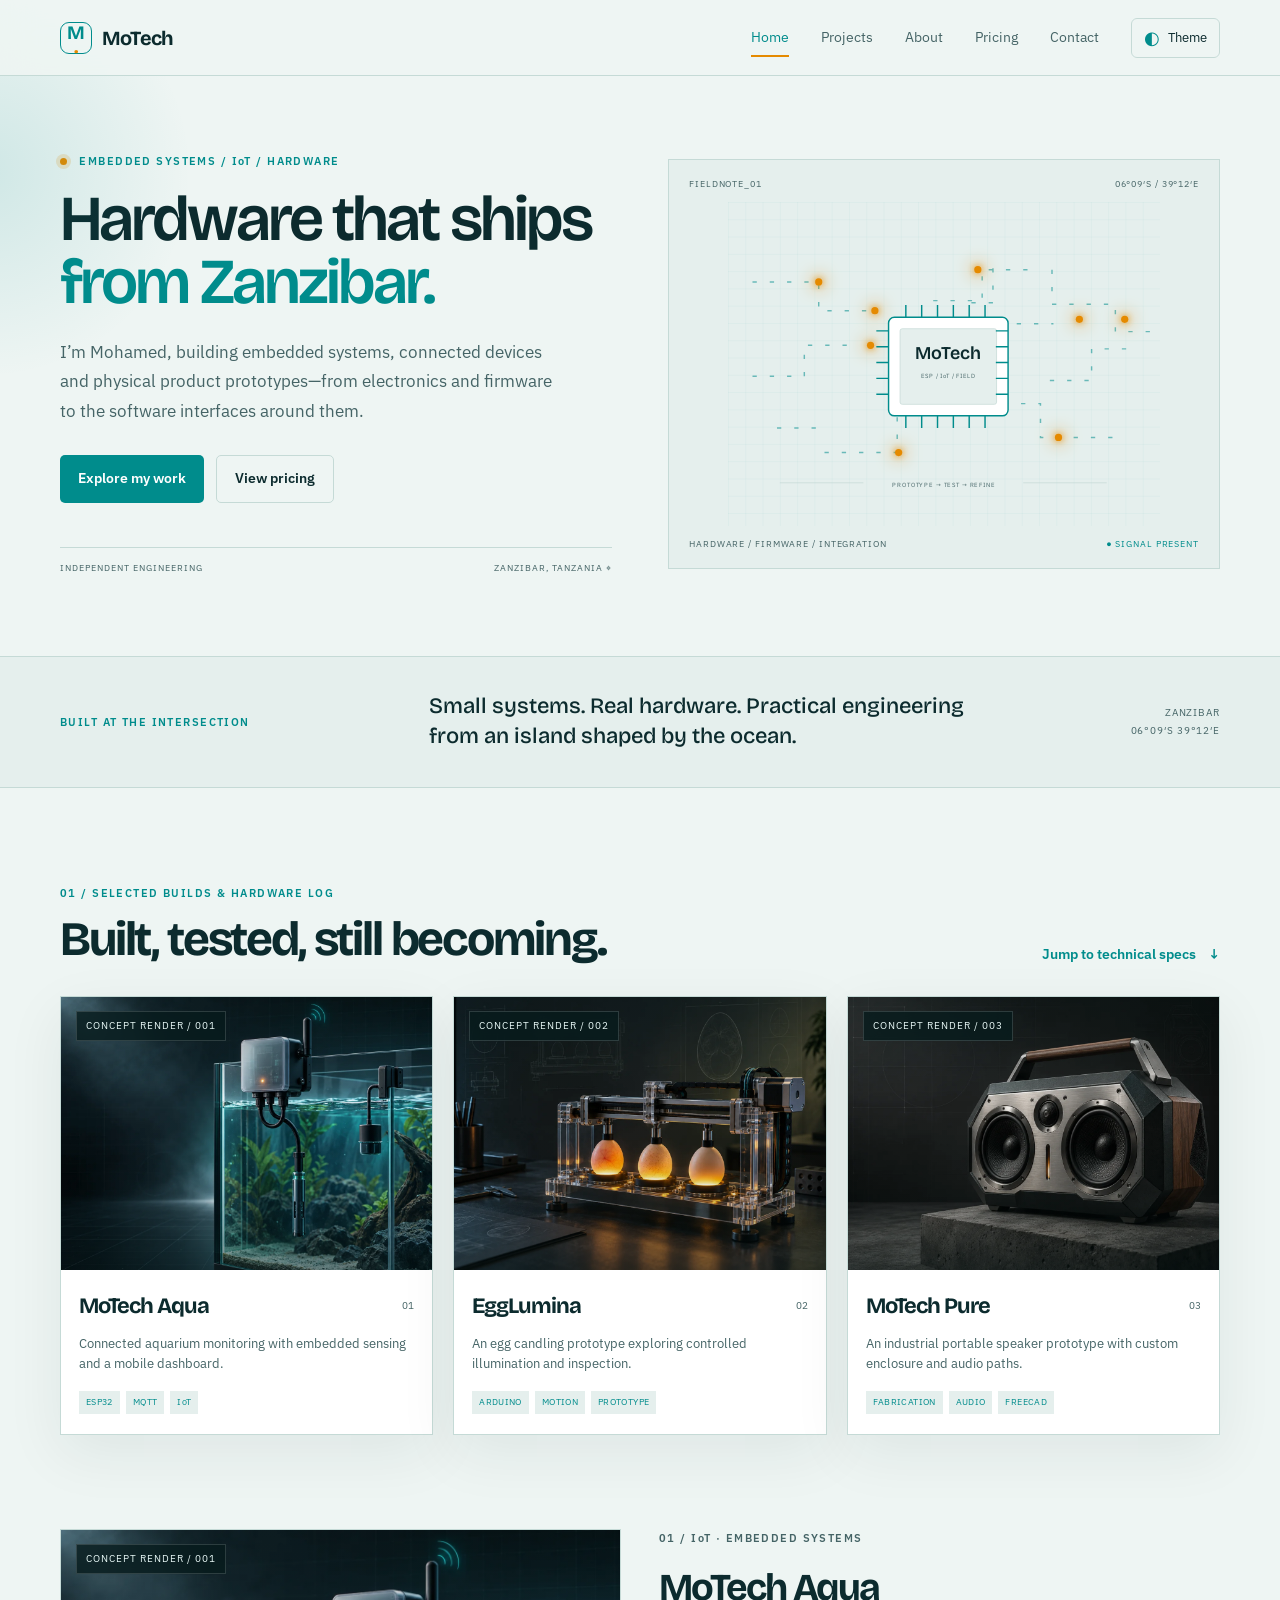
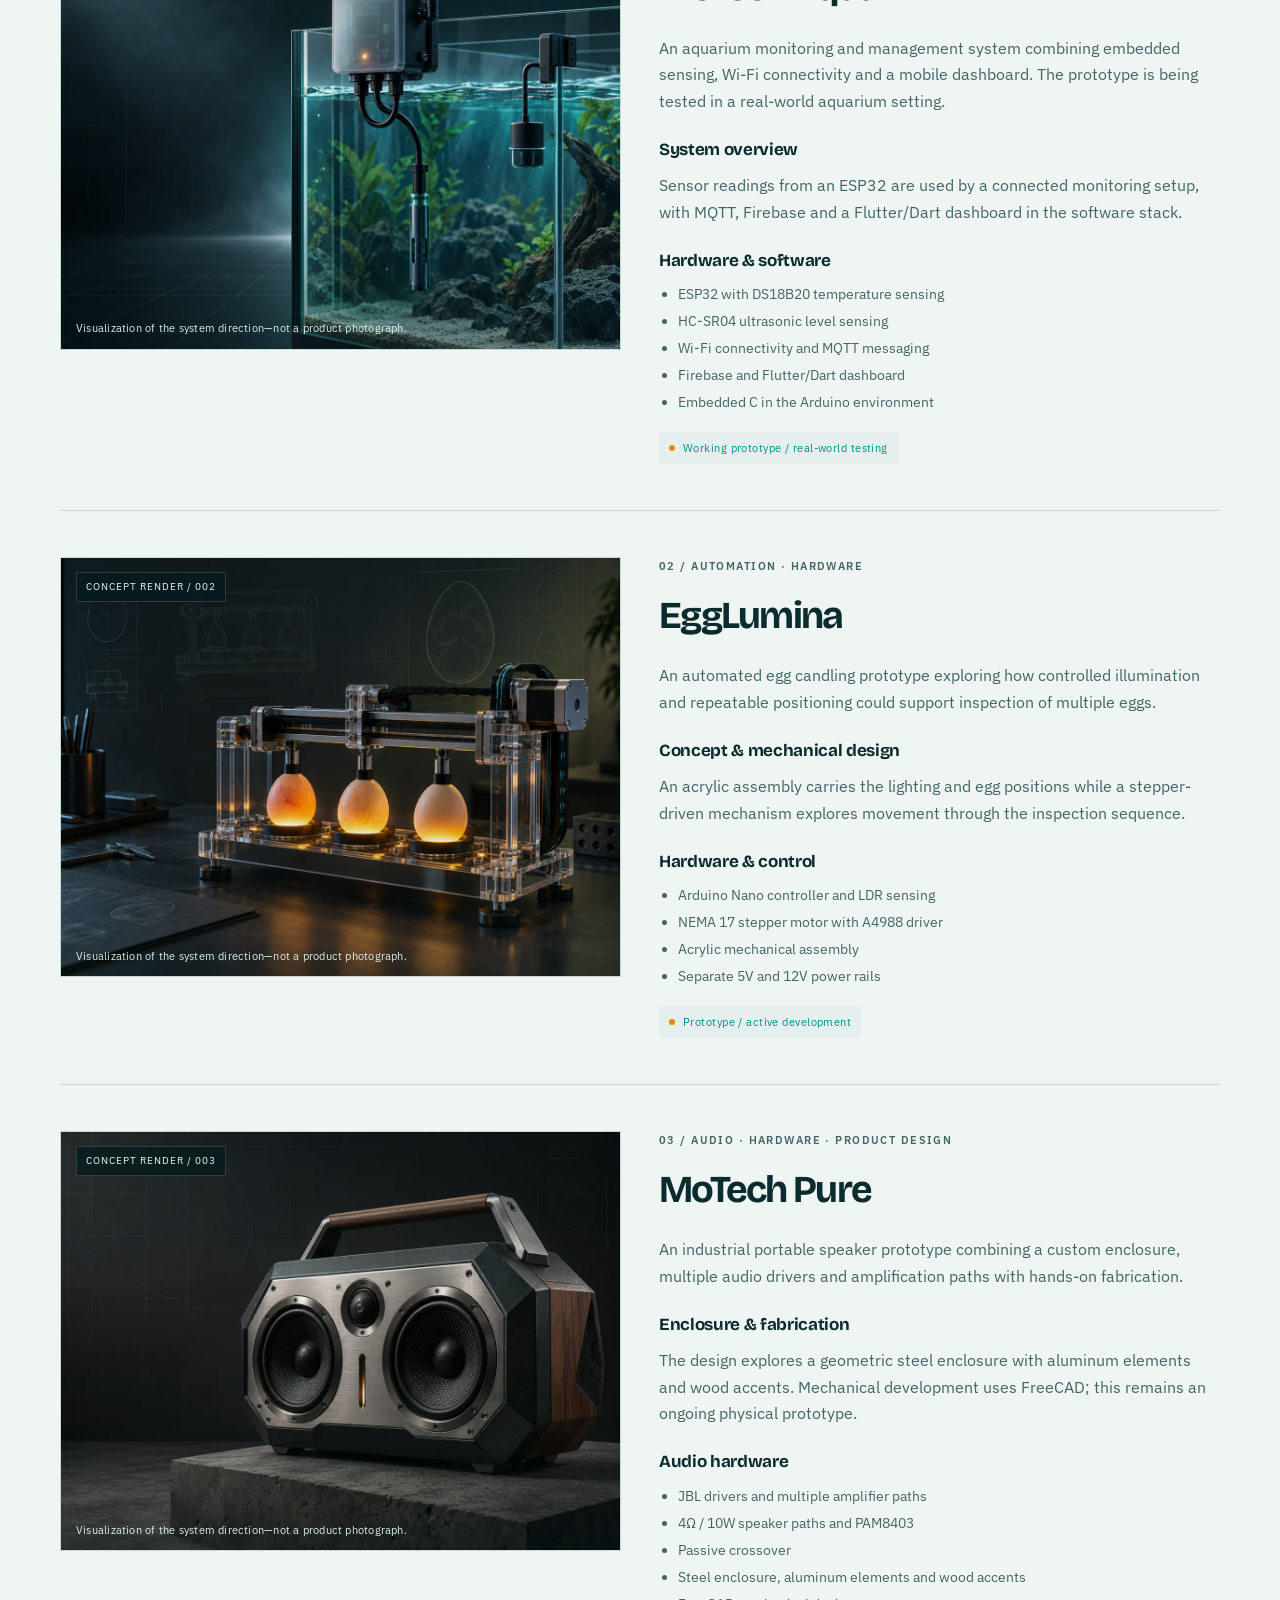
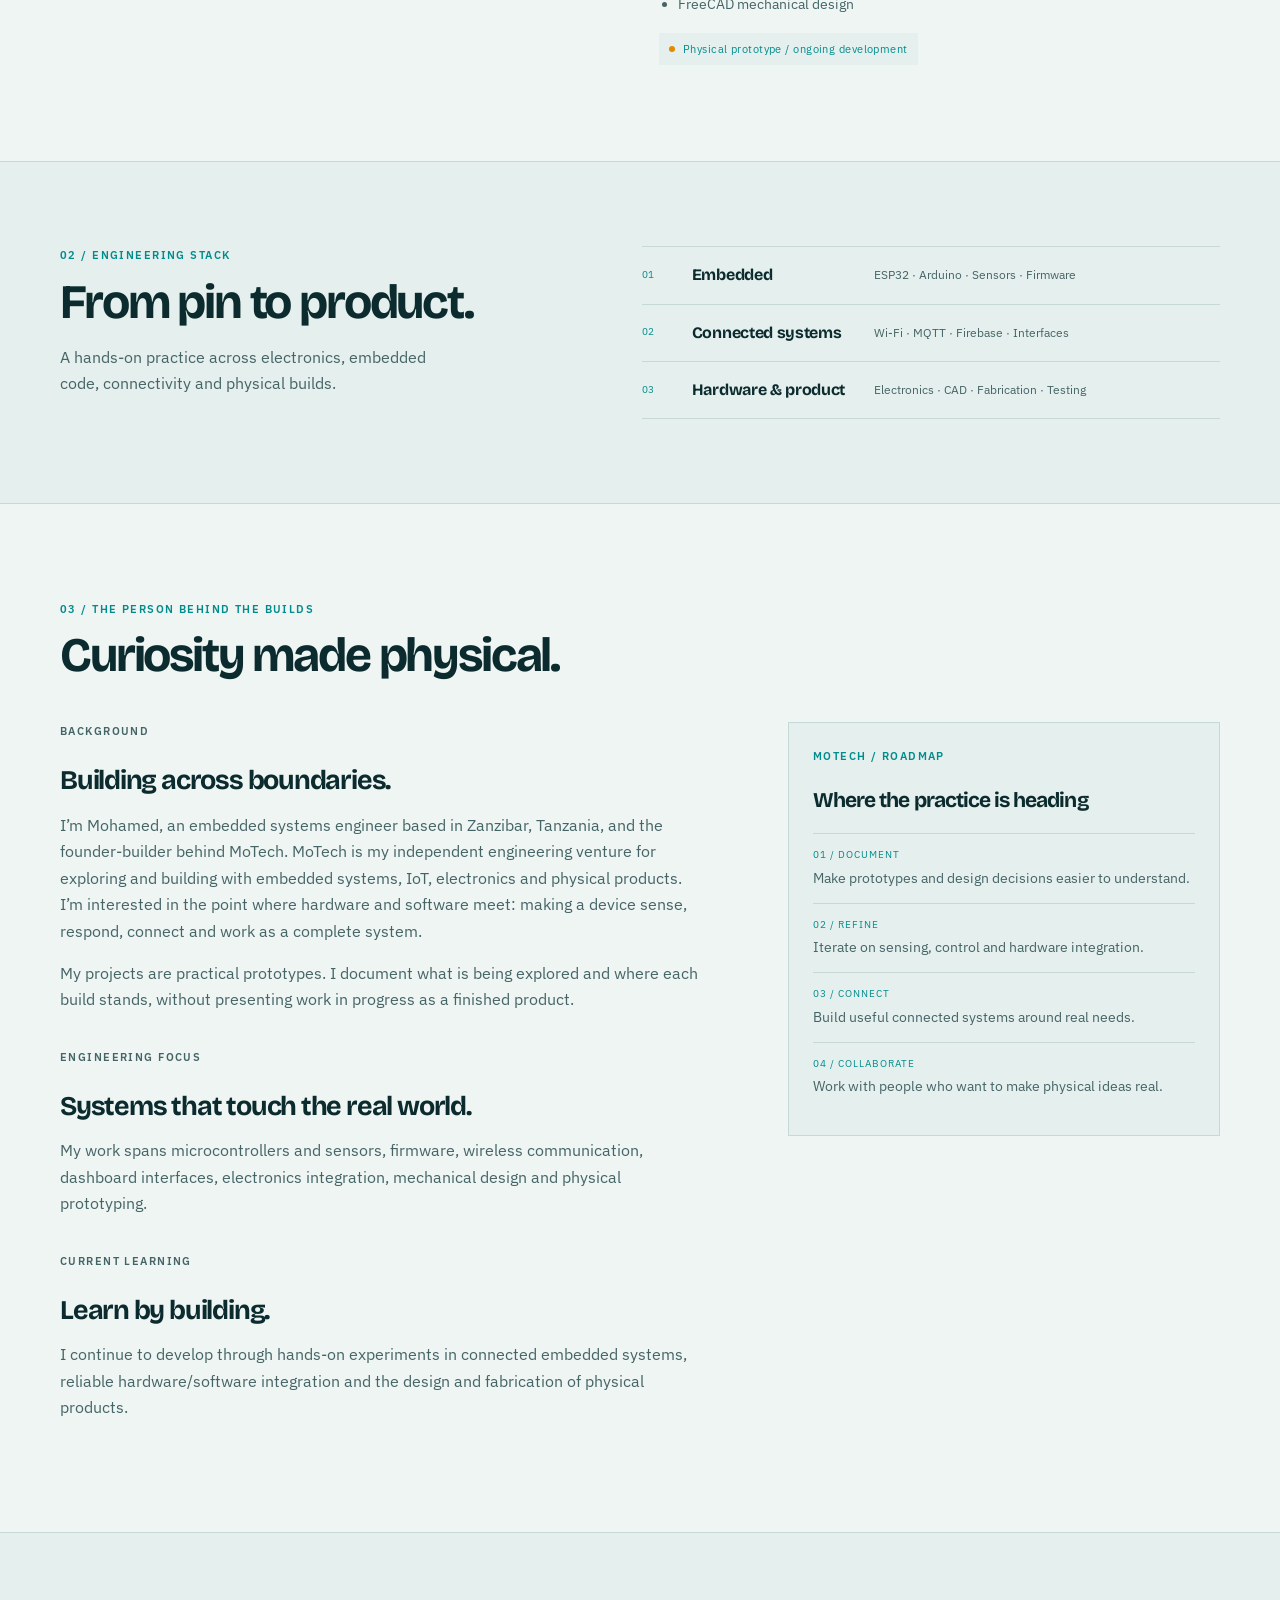
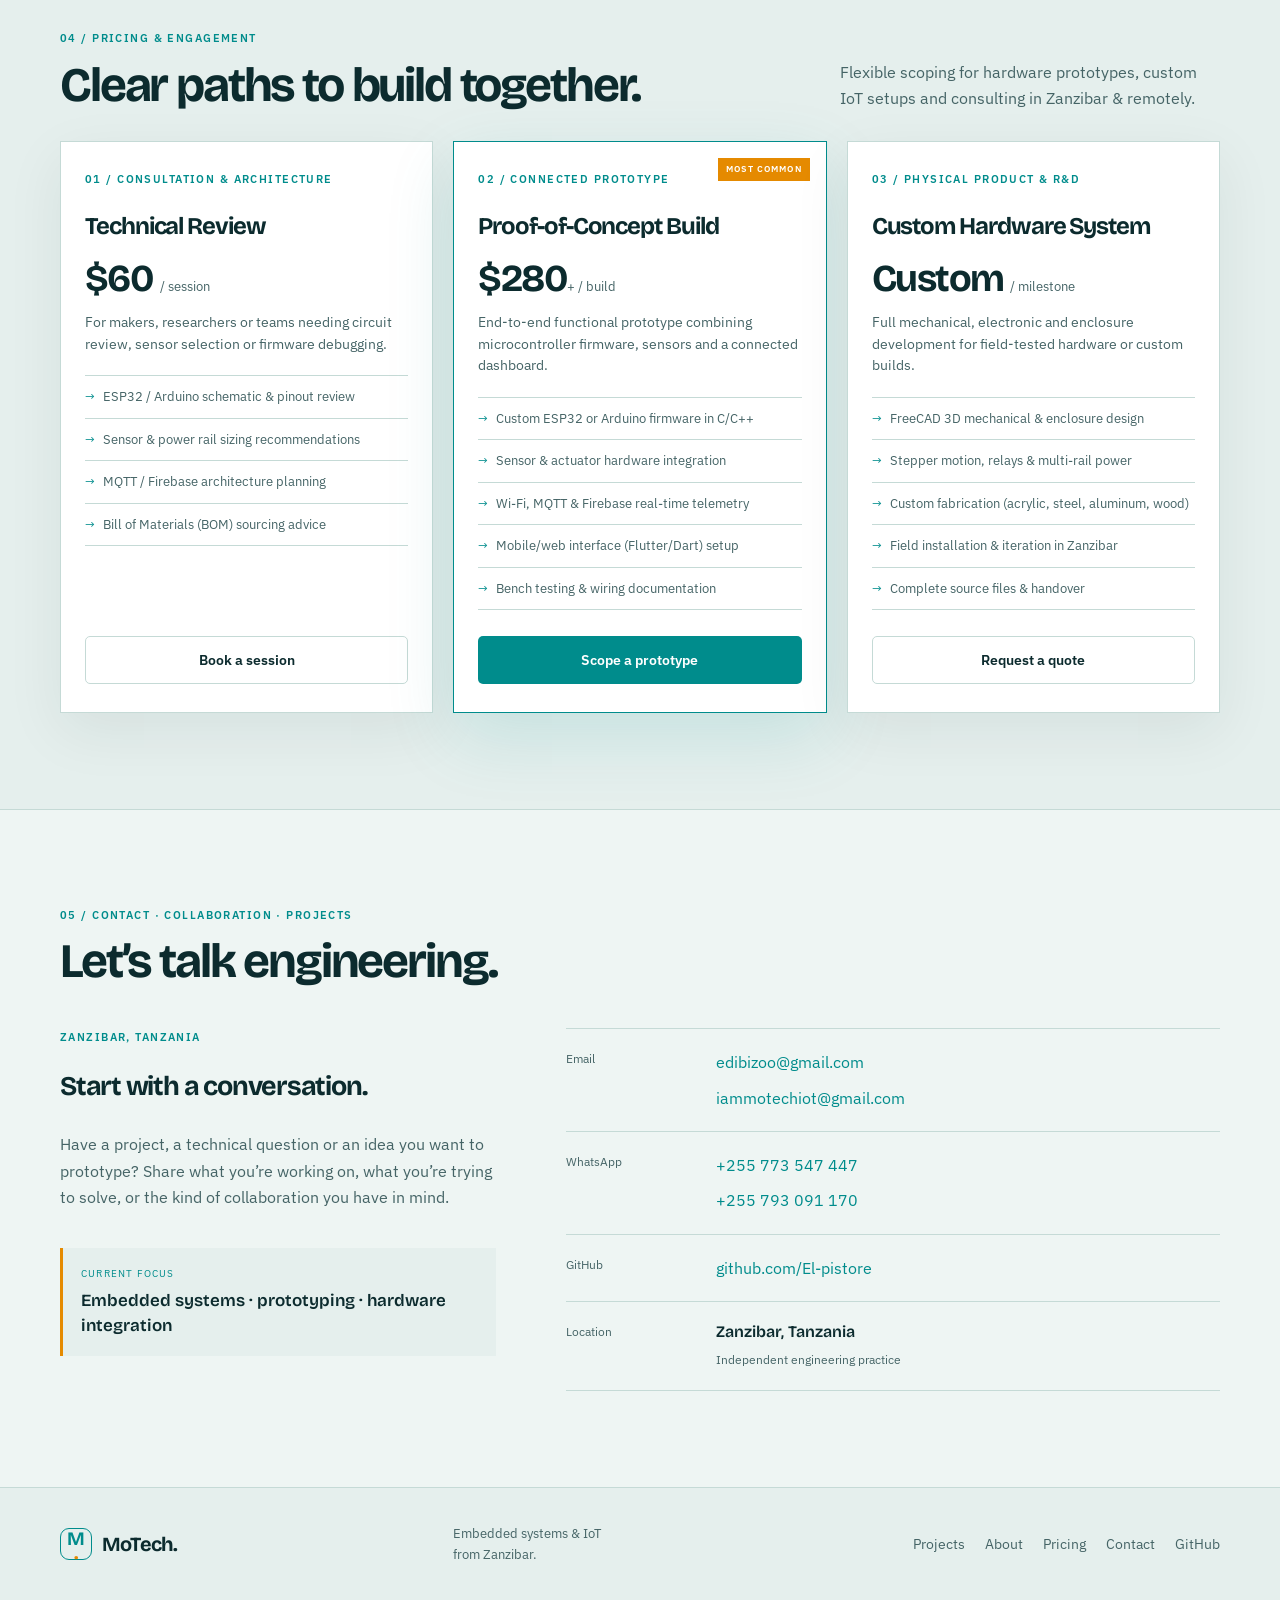
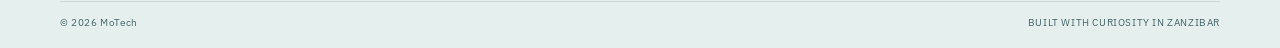
<file: index.html>
<!doctype html>
<html lang="en">
<head>
  <meta charset="utf-8">
  <meta name="viewport" content="width=device-width, initial-scale=1">
  <meta name="description" content="MoTech is Mohamed's embedded systems, IoT and hardware engineering practice, building and testing physical products in Zanzibar, Tanzania.">
  <meta name="theme-color" content="#eef5f3">
  <title>MoTech — Embedded Systems &amp; Hardware from Zanzibar</title>
  <link rel="icon" href="assets/favicon.svg" type="image/svg+xml">
  <link rel="preconnect" href="https://fonts.googleapis.com">
  <link rel="preconnect" href="https://fonts.gstatic.com" crossorigin>
  <link href="https://fonts.googleapis.com/css2?family=Bricolage+Grotesque:opsz,wght@12..96,500;12..96,600;12..96,700&amp;family=IBM+Plex+Sans:wght@400;500;600&amp;display=swap" rel="stylesheet">
  <link rel="stylesheet" href="css/style.css">
  <script src="js/script.js" defer></script>
</head>
<body>
  <a class="skip-link" href="#main">Skip to content</a>

  <header class="site-header">
    <a class="brand" href="#home" aria-label="MoTech home">
      <span class="brand-mark" aria-hidden="true">M<span>·</span></span>
      <span>MoTech</span>
    </a>
    <button class="menu-toggle" type="button" aria-expanded="false" aria-controls="site-nav">
      <span class="menu-icon" aria-hidden="true"></span>
      <span class="menu-label">Menu</span>
    </button>
    <nav class="site-nav" id="site-nav" aria-label="Main navigation">
      <a href="#home" aria-current="page">Home</a>
      <a href="#projects">Projects</a>
      <a href="#about">About</a>
      <a href="#pricing">Pricing</a>
      <a href="#contact">Contact</a>
    </nav>
    <button class="theme-toggle" type="button" aria-label="Switch to dark theme">
      <span aria-hidden="true">◐</span>
      <span class="theme-label">Theme</span>
    </button>
  </header>

  <main id="main">
    <!-- HERO -->
    <section class="hero shell" id="home">
      <div class="hero-copy">
        <p class="eyebrow"><span class="status-dot"></span> EMBEDDED SYSTEMS / IoT / HARDWARE</p>
        <h1>Hardware that ships<br><span>from Zanzibar.</span></h1>
        <p class="hero-lede">I’m Mohamed, building embedded systems, connected devices and physical product prototypes—from electronics and firmware to the software interfaces around them.</p>
        <div class="button-row">
          <a class="button button-primary" href="#projects">Explore my work</a>
          <a class="button button-secondary" href="#pricing">View pricing</a>
        </div>
        <div class="hero-meta">
          <span>INDEPENDENT ENGINEERING</span>
          <span>ZANZIBAR, TANZANIA <span aria-hidden="true">⌖</span></span>
        </div>
      </div>

      <div class="hero-visual circuit-panel" aria-label="Decorative circuit board illustration" role="img">
        <div class="panel-top"><span>FIELDNOTE_01</span><span>06°09′S / 39°12′E</span></div>
        <svg class="circuit-art" viewBox="0 0 600 450" aria-hidden="true" focusable="false">
          <defs>
            <pattern id="grid" width="24" height="24" patternUnits="userSpaceOnUse">
              <path d="M24 0H0V24" fill="none" stroke="currentColor" stroke-opacity=".09" stroke-width="1"/>
            </pattern>
          </defs>
          <rect width="600" height="450" fill="url(#grid)"/>
          <g class="circuit-lines" fill="none" stroke="currentColor" stroke-width="2">
            <path d="M34 111h92v40h78m-170 91h72v-43h65m-37 149h101v-58h72m-22-153h68V94h71m-89 186h99v47h102m-169-72v-86h85m-2-75v48h88v38h61M68 314h65m235-222v48h-45m124 108h58v-44h54"/>
          </g>
          <g class="circuit-nodes">
            <circle cx="126" cy="111" r="5"/><circle cx="204" cy="151" r="5"/><circle cx="198" cy="199" r="5"/>
            <circle cx="237" cy="348" r="5"/><circle cx="347" cy="94" r="5"/><circle cx="459" cy="327" r="5"/>
            <circle cx="488" cy="163" r="5"/><circle cx="551" cy="163" r="5"/>
          </g>
          <rect class="chip" x="223" y="160" width="166" height="137" rx="8"/>
          <rect class="chip-inner" x="239" y="176" width="134" height="105" rx="3"/>
          <g class="chip-pins">
            <path d="M247 160v-17m22 17v-17m22 17v-17m22 17v-17m22 17v-17m22 17v-17m-110 154v17m22-17v17m22-17v17m22-17v17m22-17v17m22-17v17M223 179h-17m17 22h-17m17 22h-17m17 22h-17m17 22h-17m166-88h17m-17 22h17m-17 22h17m-17 22h17m-17 22h17"/>
          </g>
          <text x="306" y="218" text-anchor="middle">MoTech</text>
          <text class="chip-small" x="306" y="244" text-anchor="middle">ESP / IoT / FIELD</text>
          <g class="measure">
            <path d="M72 390h116m222 0h116"/>
            <text x="300" y="396" text-anchor="middle">PROTOTYPE → TEST → REFINE</text>
          </g>
        </svg>
        <div class="panel-bottom"><span>HARDWARE / FIRMWARE / INTEGRATION</span><span class="signal">● SIGNAL PRESENT</span></div>
      </div>
    </section>

    <!-- INTRO BAND -->
    <section class="intro-band">
      <div class="shell intro-grid">
        <p class="eyebrow">BUILT AT THE INTERSECTION</p>
        <p>Small systems. Real hardware. Practical engineering from an island shaped by the ocean.</p>
        <span class="coordinates">ZANZIBAR<br>06°09′S 39°12′E</span>
      </div>
    </section>

    <!-- PROJECTS OVERVIEW + DEEP DIVE -->
    <section class="section shell" id="projects" aria-labelledby="selected-work">
      <div class="section-heading">
        <div>
          <p class="eyebrow">01 / SELECTED BUILDS &amp; HARDWARE LOG</p>
          <h2 id="selected-work">Built, tested, still becoming.</h2>
        </div>
        <a class="text-link" href="#aqua">Jump to technical specs <span>↓</span></a>
      </div>

      <!-- Quick Overview Grid -->
      <div class="project-grid">
        <article class="project-card" data-reveal>
          <a class="project-image" href="#aqua" aria-label="Read about MoTech Aqua">
            <span class="image-tag">CONCEPT RENDER / 001</span>
            <img src="motech-aqua.webp" alt="Concept visualization of the MoTech Aqua connected aquarium monitor" width="1200" height="900" loading="lazy">
          </a>
          <div class="project-info">
            <div class="project-title"><h3>MoTech Aqua</h3><span>01</span></div>
            <p>Connected aquarium monitoring with embedded sensing and a mobile dashboard.</p>
            <div class="tag-row"><span>ESP32</span><span>MQTT</span><span>IoT</span></div>
          </div>
        </article>

        <article class="project-card" data-reveal>
          <a class="project-image" href="#egglumina" aria-label="Read about EggLumina">
            <span class="image-tag">CONCEPT RENDER / 002</span>
            <img src="egglumina.webp" alt="Concept visualization of the EggLumina automated egg candling prototype" width="1200" height="900" loading="lazy">
          </a>
          <div class="project-info">
            <div class="project-title"><h3>EggLumina</h3><span>02</span></div>
            <p>An egg candling prototype exploring controlled illumination and inspection.</p>
            <div class="tag-row"><span>ARDUINO</span><span>MOTION</span><span>PROTOTYPE</span></div>
          </div>
        </article>

        <article class="project-card" data-reveal>
          <a class="project-image" href="#pure" aria-label="Read about MoTech Pure">
            <span class="image-tag">CONCEPT RENDER / 003</span>
            <img src="motech-pure.webp" alt="Concept visualization of the MoTech Pure portable speaker prototype" width="1200" height="900" loading="lazy">
          </a>
          <div class="project-info">
            <div class="project-title"><h3>MoTech Pure</h3><span>03</span></div>
            <p>An industrial portable speaker prototype with custom enclosure and audio paths.</p>
            <div class="tag-row"><span>FABRICATION</span><span>AUDIO</span><span>FREECAD</span></div>
          </div>
        </article>
      </div>

      <!-- Detailed Hardware Specifications (Merged from projects.html) -->
      <div class="project-details" aria-label="Project details">
        <article class="detail-card" id="aqua" data-reveal>
          <figure class="detail-visual">
            <span class="image-tag">CONCEPT RENDER / 001</span>
            <img src="motech-aqua.webp" alt="Concept visualization of an ESP32-based aquarium monitor mounted on a glass tank" width="1200" height="900" loading="lazy">
            <figcaption>Visualization of the system direction—not a product photograph.</figcaption>
          </figure>
          <div class="detail-copy">
            <p class="eyebrow">01 / IoT · EMBEDDED SYSTEMS</p>
            <h2>MoTech Aqua</h2>
            <p>An aquarium monitoring and management system combining embedded sensing, Wi-Fi connectivity and a mobile dashboard. The prototype is being tested in a real-world aquarium setting.</p>
            <h3>System overview</h3>
            <p>Sensor readings from an ESP32 are used by a connected monitoring setup, with MQTT, Firebase and a Flutter/Dart dashboard in the software stack.</p>
            <h3>Hardware &amp; software</h3>
            <ul>
              <li>ESP32 with DS18B20 temperature sensing</li>
              <li>HC-SR04 ultrasonic level sensing</li>
              <li>Wi-Fi connectivity and MQTT messaging</li>
              <li>Firebase and Flutter/Dart dashboard</li>
              <li>Embedded C in the Arduino environment</li>
            </ul>
            <span class="project-status">Working prototype / real-world testing</span>
          </div>
        </article>

        <article class="detail-card" id="egglumina" data-reveal>
          <figure class="detail-visual">
            <span class="image-tag">CONCEPT RENDER / 002</span>
            <img src="egglumina.webp" alt="Concept visualization of an acrylic automated egg candling mechanism" width="1200" height="900" loading="lazy">
            <figcaption>Visualization of the system direction—not a product photograph.</figcaption>
          </figure>
          <div class="detail-copy">
            <p class="eyebrow">02 / AUTOMATION · HARDWARE</p>
            <h2>EggLumina</h2>
            <p>An automated egg candling prototype exploring how controlled illumination and repeatable positioning could support inspection of multiple eggs.</p>
            <h3>Concept &amp; mechanical design</h3>
            <p>An acrylic assembly carries the lighting and egg positions while a stepper-driven mechanism explores movement through the inspection sequence.</p>
            <h3>Hardware &amp; control</h3>
            <ul>
              <li>Arduino Nano controller and LDR sensing</li>
              <li>NEMA 17 stepper motor with A4988 driver</li>
              <li>Acrylic mechanical assembly</li>
              <li>Separate 5V and 12V power rails</li>
            </ul>
            <span class="project-status">Prototype / active development</span>
          </div>
        </article>

        <article class="detail-card" id="pure" data-reveal>
          <figure class="detail-visual">
            <span class="image-tag">CONCEPT RENDER / 003</span>
            <img src="motech-pure.webp" alt="Concept visualization of a portable speaker with steel, aluminum and wood construction" width="1200" height="900" loading="lazy">
            <figcaption>Visualization of the system direction—not a product photograph.</figcaption>
          </figure>
          <div class="detail-copy">
            <p class="eyebrow">03 / AUDIO · HARDWARE · PRODUCT DESIGN</p>
            <h2>MoTech Pure</h2>
            <p>An industrial portable speaker prototype combining a custom enclosure, multiple audio drivers and amplification paths with hands-on fabrication.</p>
            <h3>Enclosure &amp; fabrication</h3>
            <p>The design explores a geometric steel enclosure with aluminum elements and wood accents. Mechanical development uses FreeCAD; this remains an ongoing physical prototype.</p>
            <h3>Audio hardware</h3>
            <ul>
              <li>JBL drivers and multiple amplifier paths</li>
              <li>4Ω / 10W speaker paths and PAM8403</li>
              <li>Passive crossover</li>
              <li>Steel enclosure, aluminum elements and wood accents</li>
              <li>FreeCAD mechanical design</li>
            </ul>
            <span class="project-status">Physical prototype / ongoing development</span>
          </div>
        </article>
      </div>
    </section>

    <!-- ENGINEERING STACK -->
    <section class="stack-section">
      <div class="shell stack-grid">
        <div>
          <p class="eyebrow">02 / ENGINEERING STACK</p>
          <h2>From pin to product.</h2>
          <p class="muted">A hands-on practice across electronics, embedded code, connectivity and physical builds.</p>
        </div>
        <div class="stack-list">
          <div><span>01</span><h3>Embedded</h3><p>ESP32 · Arduino · Sensors · Firmware</p></div>
          <div><span>02</span><h3>Connected systems</h3><p>Wi-Fi · MQTT · Firebase · Interfaces</p></div>
          <div><span>03</span><h3>Hardware &amp; product</h3><p>Electronics · CAD · Fabrication · Testing</p></div>
        </div>
      </div>
    </section>

    <!-- ABOUT (Merged from about.html) -->
    <section class="section shell" id="about" aria-labelledby="about-heading">
      <div class="section-heading">
        <div>
          <p class="eyebrow">03 / THE PERSON BEHIND THE BUILDS</p>
          <h2 id="about-heading">Curiosity made physical.</h2>
        </div>
      </div>
      <div class="about-layout" style="padding-block: 10px 0;">
        <div class="about-copy">
          <section data-reveal>
            <p class="eyebrow">BACKGROUND</p>
            <h2>Building across boundaries.</h2>
            <p>I’m Mohamed, an embedded systems engineer based in Zanzibar, Tanzania, and the founder-builder behind MoTech. MoTech is my independent engineering venture for exploring and building with embedded systems, IoT, electronics and physical products. I’m interested in the point where hardware and software meet: making a device sense, respond, connect and work as a complete system.</p>
            <p>My projects are practical prototypes. I document what is being explored and where each build stands, without presenting work in progress as a finished product.</p>
          </section>
          <section data-reveal>
            <p class="eyebrow">ENGINEERING FOCUS</p>
            <h2>Systems that touch the real world.</h2>
            <p>My work spans microcontrollers and sensors, firmware, wireless communication, dashboard interfaces, electronics integration, mechanical design and physical prototyping.</p>
          </section>
          <section data-reveal>
            <p class="eyebrow">CURRENT LEARNING</p>
            <h2>Learn by building.</h2>
            <p>I continue to develop through hands-on experiments in connected embedded systems, reliable hardware/software integration and the design and fabrication of physical products.</p>
          </section>
        </div>
        <aside class="about-aside" data-reveal>
          <p class="eyebrow">MOTECH / ROADMAP</p>
          <h2>Where the practice is heading</h2>
          <ul class="roadmap-list">
            <li><span>01 / DOCUMENT</span>Make prototypes and design decisions easier to understand.</li>
            <li><span>02 / REFINE</span>Iterate on sensing, control and hardware integration.</li>
            <li><span>03 / CONNECT</span>Build useful connected systems around real needs.</li>
            <li><span>04 / COLLABORATE</span>Work with people who want to make physical ideas real.</li>
          </ul>
        </aside>
      </div>
    </section>

    <!-- NEW PRICING & ENGAGEMENT SECTION -->
    <section class="pricing-section" id="pricing" aria-labelledby="pricing-heading">
      <div class="shell">
        <div class="section-heading">
          <div>
            <p class="eyebrow">04 / PRICING &amp; ENGAGEMENT</p>
            <h2 id="pricing-heading">Clear paths to build together.</h2>
          </div>
          <p class="muted" style="margin: 0;">Flexible scoping for hardware prototypes, custom IoT setups and consulting in Zanzibar &amp; remotely.</p>
        </div>

        <div class="pricing-grid">
          <!-- Tier 1 -->
          <article class="pricing-card" data-reveal>
            <div class="pricing-top">
              <p class="eyebrow">01 / CONSULTATION &amp; ARCHITECTURE</p>
              <h3>Technical Review</h3>
              <div class="price-value">$60 <span>/ session</span></div>
              <p class="pricing-summary">For makers, researchers or teams needing circuit review, sensor selection or firmware debugging.</p>
            </div>
            <ul class="pricing-list">
              <li>ESP32 / Arduino schematic &amp; pinout review</li>
              <li>Sensor &amp; power rail sizing recommendations</li>
              <li>MQTT / Firebase architecture planning</li>
              <li>Bill of Materials (BOM) sourcing advice</li>
            </ul>
            <a class="button button-secondary" href="#contact">Book a session</a>
          </article>

          <!-- Tier 2 (Highlighted) -->
          <article class="pricing-card pricing-featured" data-reveal>
            <div class="pricing-top">
              <span class="pricing-badge">MOST COMMON</span>
              <p class="eyebrow">02 / CONNECTED PROTOTYPE</p>
              <h3>Proof-of-Concept Build</h3>
              <div class="price-value">$280<span>+ / build</span></div>
              <p class="pricing-summary">End-to-end functional prototype combining microcontroller firmware, sensors and a connected dashboard.</p>
            </div>
            <ul class="pricing-list">
              <li>Custom ESP32 or Arduino firmware in C/C++</li>
              <li>Sensor &amp; actuator hardware integration</li>
              <li>Wi-Fi, MQTT &amp; Firebase real-time telemetry</li>
              <li>Mobile/web interface (Flutter/Dart) setup</li>
              <li>Bench testing &amp; wiring documentation</li>
            </ul>
            <a class="button button-primary" href="#contact">Scope a prototype</a>
          </article>

          <!-- Tier 3 -->
          <article class="pricing-card" data-reveal>
            <div class="pricing-top">
              <p class="eyebrow">03 / PHYSICAL PRODUCT &amp; R&amp;D</p>
              <h3>Custom Hardware System</h3>
              <div class="price-value">Custom <span>/ milestone</span></div>
              <p class="pricing-summary">Full mechanical, electronic and enclosure development for field-tested hardware or custom builds.</p>
            </div>
            <ul class="pricing-list">
              <li>FreeCAD 3D mechanical &amp; enclosure design</li>
              <li>Stepper motion, relays &amp; multi-rail power</li>
              <li>Custom fabrication (acrylic, steel, aluminum, wood)</li>
              <li>Field installation &amp; iteration in Zanzibar</li>
              <li>Complete source files &amp; handover</li>
            </ul>
            <a class="button button-secondary" href="#contact">Request a quote</a>
          </article>
        </div>
      </div>
    </section>

    <!-- CONTACT (Merged from contact.html) -->
    <section class="section shell" id="contact" aria-labelledby="contact-heading">
      <div class="section-heading">
        <div>
          <p class="eyebrow">05 / CONTACT · COLLABORATION · PROJECTS</p>
          <h2 id="contact-heading">Let’s talk engineering.</h2>
        </div>
      </div>
      <div class="contact-layout" style="padding-block: 10px 0;">
        <div data-reveal>
          <p class="eyebrow">ZANZIBAR, TANZANIA</p>
          <h2>Start with a conversation.</h2>
          <p class="contact-note">Have a project, a technical question or an idea you want to prototype? Share what you’re working on, what you’re trying to solve, or the kind of collaboration you have in mind.</p>
          <div class="contact-availability" aria-label="Collaboration focus">
            <span>Current focus</span>
            <strong>Embedded systems · prototyping · hardware integration</strong>
          </div>
        </div>
        <div class="contact-list" data-reveal>
          <div class="contact-item">
            <span>Email</span>
            <div class="contact-links">
              <a href="mailto:edibizoo@gmail.com">edibizoo@gmail.com</a>
              <a href="mailto:iammotechiot@gmail.com">iammotechiot@gmail.com</a>
            </div>
          </div>
          <div class="contact-item">
            <span>WhatsApp</span>
            <div class="contact-links">
              <a href="https://wa.me/255773547447">+255 773 547 447</a>
              <a href="https://wa.me/255793091170">+255 793 091 170</a>
            </div>
          </div>
          <div class="contact-item">
            <span>GitHub</span>
            <div class="contact-links">
              <a href="https://github.com/El-pistore" target="_blank" rel="noopener noreferrer">github.com/El-pistore</a>
            </div>
          </div>
          <div class="contact-item">
            <span>Location</span>
            <div class="contact-links">
              <strong>Zanzibar, Tanzania</strong>
              <small>Independent engineering practice</small>
            </div>
          </div>
        </div>
      </div>
    </section>
  </main>

  <footer class="site-footer">
    <div class="shell footer-main">
      <a class="brand" href="#home"><span class="brand-mark" aria-hidden="true">M<span>·</span></span><span>MoTech.</span></a>
      <p>Embedded systems &amp; IoT<br>from Zanzibar.</p>
      <nav aria-label="Footer navigation">
        <a href="#projects">Projects</a>
        <a href="#about">About</a>
        <a href="#pricing">Pricing</a>
        <a href="#contact">Contact</a>
        <a href="https://github.com/El-pistore" target="_blank" rel="noopener noreferrer">GitHub</a>
      </nav>
    </div>
    <div class="shell footer-bottom">
      <span>© <span data-current-year></span> MoTech</span>
      <span>BUILT WITH CURIOSITY IN ZANZIBAR</span>
    </div>
  </footer>
</body>
</html>
</file>
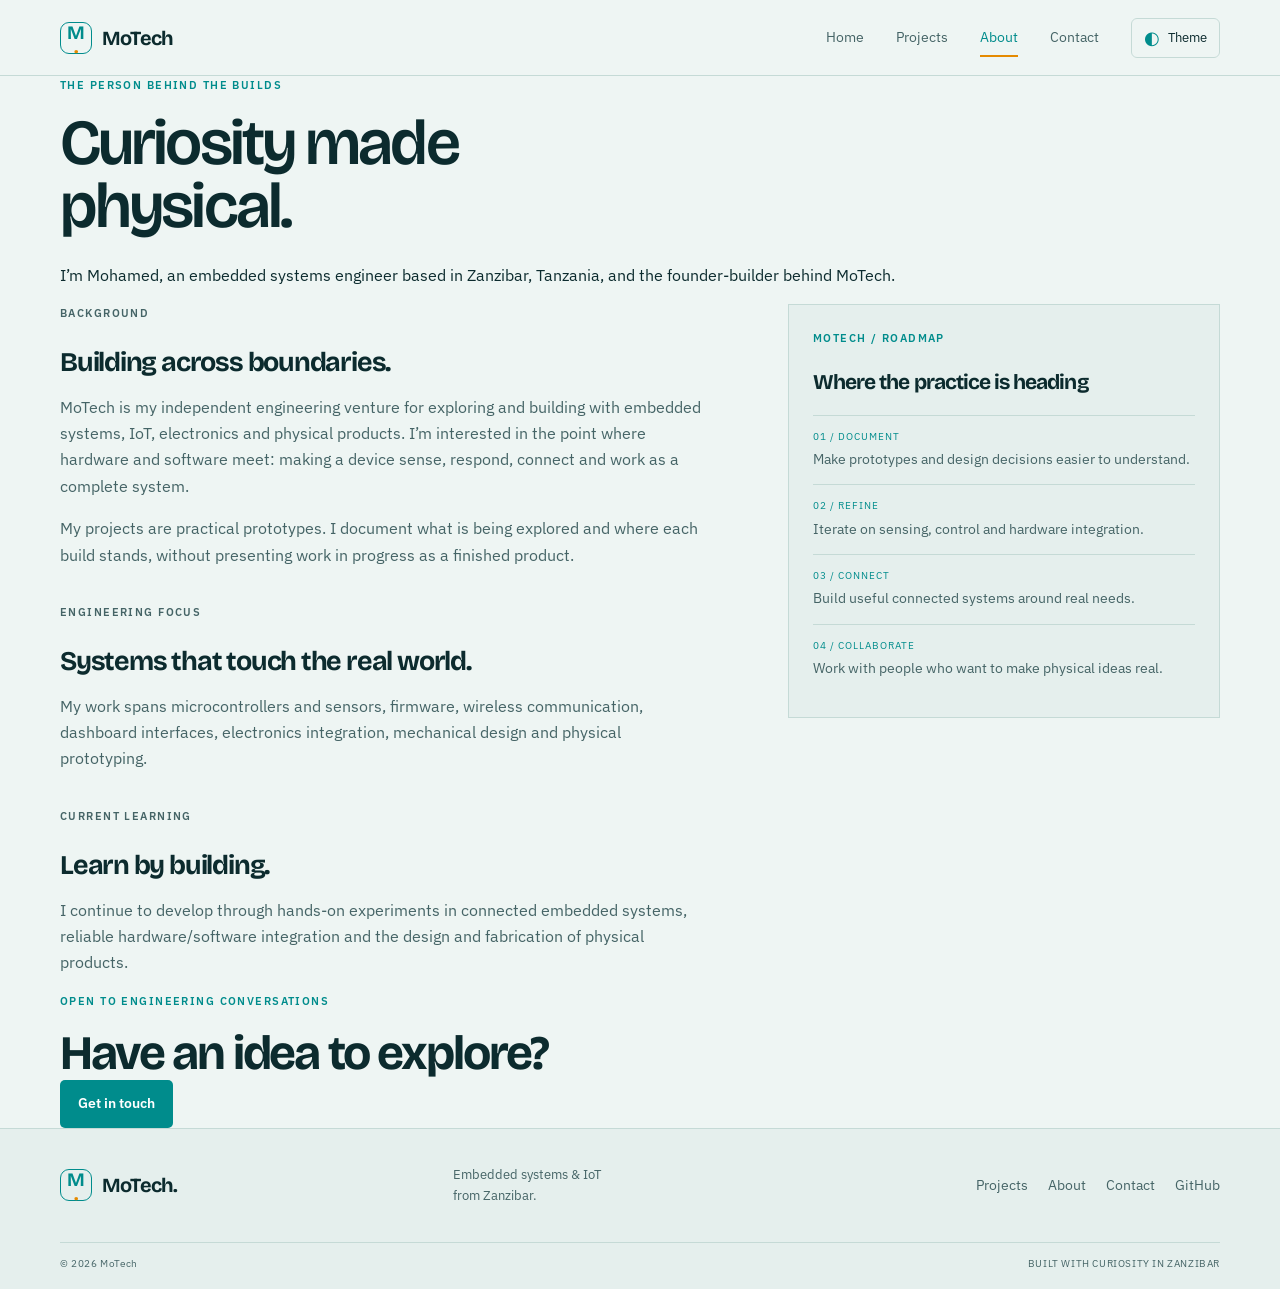
<file: about.html>
<!doctype html>
<html lang="en">
<head>
  <meta charset="utf-8"><meta name="viewport" content="width=device-width, initial-scale=1"><meta name="description" content="Meet Mohamed, the embedded systems engineer and builder behind MoTech in Zanzibar, Tanzania."><meta name="theme-color" content="#eef5f3"><title>About Mohamed — MoTech</title>
  <link rel="icon" href="assets/favicon.svg" type="image/svg+xml"><link rel="preconnect" href="https://fonts.googleapis.com"><link rel="preconnect" href="https://fonts.gstatic.com" crossorigin><link href="https://fonts.googleapis.com/css2?family=Bricolage+Grotesque:opsz,wght@12..96,500;12..96,600;12..96,700&amp;family=IBM+Plex+Sans:wght@400;500;600&amp;display=swap" rel="stylesheet"><link rel="stylesheet" href="css/style.css"><script src="js/script.js" defer></script>
</head>
<body><a class="skip-link" href="#main">Skip to content</a><header class="site-header"><a class="brand" href="index.html" aria-label="MoTech home"><span class="brand-mark" aria-hidden="true">M<span>·</span></span><span>MoTech</span></a><button class="menu-toggle" type="button" aria-expanded="false" aria-controls="site-nav"><span class="menu-icon" aria-hidden="true"></span><span class="menu-label">Menu</span></button><nav class="site-nav" id="site-nav" aria-label="Main navigation"><a href="index.html">Home</a><a href="projects.html">Projects</a><a href="about.html" aria-current="page">About</a><a href="contact.html">Contact</a></nav><button class="theme-toggle" type="button" aria-label="Switch to dark theme"><span aria-hidden="true">◐</span><span class="theme-label">Theme</span></button></header>
<main id="main"><section class="page-hero shell"><p class="eyebrow">THE PERSON BEHIND THE BUILDS</p><h1>Curiosity made<br>physical.</h1><p>I’m Mohamed, an embedded systems engineer based in Zanzibar, Tanzania, and the founder-builder behind MoTech.</p></section>
<div class="about-layout shell"><div class="about-copy"><section><p class="eyebrow">BACKGROUND</p><h2>Building across boundaries.</h2><p>MoTech is my independent engineering venture for exploring and building with embedded systems, IoT, electronics and physical products. I’m interested in the point where hardware and software meet: making a device sense, respond, connect and work as a complete system.</p><p>My projects are practical prototypes. I document what is being explored and where each build stands, without presenting work in progress as a finished product.</p></section><section><p class="eyebrow">ENGINEERING FOCUS</p><h2>Systems that touch the real world.</h2><p>My work spans microcontrollers and sensors, firmware, wireless communication, dashboard interfaces, electronics integration, mechanical design and physical prototyping.</p></section><section><p class="eyebrow">CURRENT LEARNING</p><h2>Learn by building.</h2><p>I continue to develop through hands-on experiments in connected embedded systems, reliable hardware/software integration and the design and fabrication of physical products.</p></section></div><aside class="about-aside"><p class="eyebrow">MOTECH / ROADMAP</p><h2>Where the practice is heading</h2><ul class="roadmap-list"><li><span>01 / DOCUMENT</span>Make prototypes and design decisions easier to understand.</li><li><span>02 / REFINE</span>Iterate on sensing, control and hardware integration.</li><li><span>03 / CONNECT</span>Build useful connected systems around real needs.</li><li><span>04 / COLLABORATE</span>Work with people who want to make physical ideas real.</li></ul></aside></div>
<section class="cta shell"><p class="eyebrow">OPEN TO ENGINEERING CONVERSATIONS</p><div class="cta-row"><h2>Have an idea to explore?</h2><a class="button button-primary" href="contact.html">Get in touch</a></div></section></main>
<footer class="site-footer"><div class="shell footer-main"><a class="brand" href="index.html"><span class="brand-mark" aria-hidden="true">M<span>·</span></span><span>MoTech.</span></a><p>Embedded systems &amp; IoT<br>from Zanzibar.</p><nav aria-label="Footer navigation"><a href="projects.html">Projects</a><a href="about.html">About</a><a href="contact.html">Contact</a><a href="https://github.com/El-pistore" target="_blank" rel="noopener noreferrer">GitHub</a></nav></div><div class="shell footer-bottom"><span>© <span data-current-year></span> MoTech</span><span>BUILT WITH CURIOSITY IN ZANZIBAR</span></div></footer></body></html>
</file>
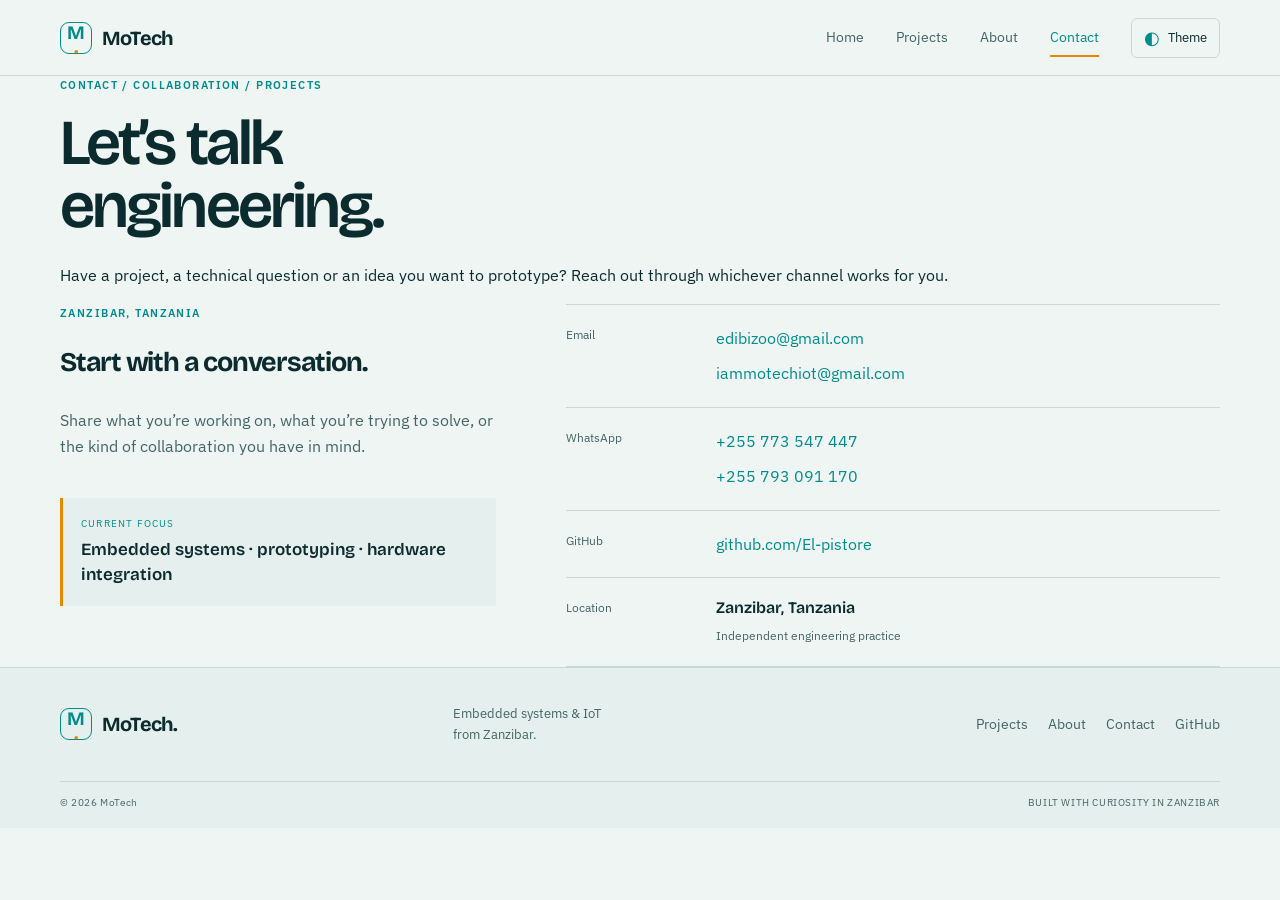
<file: contact.html>
<!doctype html>
<html lang="en">
<head>
  <meta charset="utf-8"><meta name="viewport" content="width=device-width, initial-scale=1"><meta name="description" content="Contact Mohamed at MoTech in Zanzibar about embedded systems, IoT, electronics and hardware projects."><meta name="theme-color" content="#eef5f3"><title>Contact MoTech — Zanzibar</title>
  <link rel="icon" href="assets/favicon.svg" type="image/svg+xml"><link rel="preconnect" href="https://fonts.googleapis.com"><link rel="preconnect" href="https://fonts.gstatic.com" crossorigin><link href="https://fonts.googleapis.com/css2?family=Bricolage+Grotesque:opsz,wght@12..96,500;12..96,600;12..96,700&amp;family=IBM+Plex+Sans:wght@400;500;600&amp;display=swap" rel="stylesheet"><link rel="stylesheet" href="css/style.css"><script src="js/script.js" defer></script>
</head>
<body><a class="skip-link" href="#main">Skip to content</a><header class="site-header"><a class="brand" href="index.html" aria-label="MoTech home"><span class="brand-mark" aria-hidden="true">M<span>·</span></span><span>MoTech</span></a><button class="menu-toggle" type="button" aria-expanded="false" aria-controls="site-nav"><span class="menu-icon" aria-hidden="true"></span><span class="menu-label">Menu</span></button><nav class="site-nav" id="site-nav" aria-label="Main navigation"><a href="index.html">Home</a><a href="projects.html">Projects</a><a href="about.html">About</a><a href="contact.html" aria-current="page">Contact</a></nav><button class="theme-toggle" type="button" aria-label="Switch to dark theme"><span aria-hidden="true">◐</span><span class="theme-label">Theme</span></button></header>
<main id="main"><section class="page-hero shell"><p class="eyebrow">CONTACT / COLLABORATION / PROJECTS</p><h1>Let’s talk<br>engineering.</h1><p>Have a project, a technical question or an idea you want to prototype? Reach out through whichever channel works for you.</p></section>
<section class="contact-layout shell"><div><p class="eyebrow">ZANZIBAR, TANZANIA</p><h2>Start with a conversation.</h2><p class="contact-note">Share what you’re working on, what you’re trying to solve, or the kind of collaboration you have in mind.</p><div class="contact-availability" aria-label="Collaboration focus"><span>Current focus</span><strong>Embedded systems · prototyping · hardware integration</strong></div></div><div class="contact-list"><div class="contact-item"><span>Email</span><div class="contact-links"><a href="mailto:edibizoo@gmail.com">edibizoo@gmail.com</a><a href="mailto:iammotechiot@gmail.com">iammotechiot@gmail.com</a></div></div><div class="contact-item"><span>WhatsApp</span><div class="contact-links"><a href="https://wa.me/255773547447">+255 773 547 447</a><a href="https://wa.me/255793091170">+255 793 091 170</a></div></div><div class="contact-item"><span>GitHub</span><div class="contact-links"><a href="https://github.com/El-pistore" target="_blank" rel="noopener noreferrer">github.com/El-pistore</a></div></div><div class="contact-item"><span>Location</span><div class="contact-links"><strong>Zanzibar, Tanzania</strong><small>Independent engineering practice</small></div></div></div></section></main>
<footer class="site-footer"><div class="shell footer-main"><a class="brand" href="index.html"><span class="brand-mark" aria-hidden="true">M<span>·</span></span><span>MoTech.</span></a><p>Embedded systems &amp; IoT<br>from Zanzibar.</p><nav aria-label="Footer navigation"><a href="projects.html">Projects</a><a href="about.html">About</a><a href="contact.html">Contact</a><a href="https://github.com/El-pistore" target="_blank" rel="noopener noreferrer">GitHub</a></nav></div><div class="shell footer-bottom"><span>© <span data-current-year></span> MoTech</span><span>BUILT WITH CURIOSITY IN ZANZIBAR</span></div></footer></body></html>
</file>
<file: css/style.css>
:root {
  color-scheme: light;
  --bg: #EEF5F3;
  --bg-soft: #E5EFED;
  --ink: #0C2B2E;
  --muted: #456466;
  --line: #C5DAD6;
  --card: #FFFFFF;
  --accent: #008C8C;
  --accent-hover: #006F70;
  --orange: #E58A00;
  --shadow: 0 18px 55px #0c2b2e12;
  --font-head: 'Bricolage Grotesque', sans-serif;
  --font-body: 'IBM Plex Sans', sans-serif;
}

:root[data-theme="dark"] {
  color-scheme: dark;
  --bg: #081A1C;
  --bg-soft: #0D2528;
  --ink: #E6F3F1;
  --muted: #93B3B0;
  --line: #1C3C3F;
  --card: #0D2528;
  --accent: #2FD0C8;
  --accent-hover: #62E0D9;
  --orange: #FFB020;
  --shadow: 0 18px 55px #0005;
}

* { box-sizing: border-box; }

html {
  scroll-behavior: smooth;
  scroll-padding-top: 90px;
}

body {
  margin: 0;
  background: var(--bg);
  color: var(--ink);
  font-family: var(--font-body);
  font-size: 16px;
  line-height: 1.65;
  transition: background .2s, color .2s;
  overflow-x: hidden;
}

a { color: inherit; }
button { font: inherit; }
img, svg { max-width: 100%; }

.shell {
  width: min(1160px, calc(100% - 64px));
  margin-inline: auto;
}

.skip-link {
  position: absolute;
  top: -60px;
  left: 12px;
  z-index: 20;
  padding: 10px 14px;
  background: var(--ink);
  color: var(--bg);
}

.skip-link:focus { top: 12px; }
:focus-visible { outline: 3px solid var(--orange); outline-offset: 4px; }

.site-header {
  height: 76px;
  padding: 0 max(32px, calc((100vw - 1160px) / 2));
  display: flex;
  align-items: center;
  gap: 32px;
  border-bottom: 1px solid var(--line);
  background: color-mix(in srgb, var(--bg) 88%, transparent);
  backdrop-filter: blur(18px);
  -webkit-backdrop-filter: blur(18px);
  position: sticky;
  top: 0;
  z-index: 10;
}

.brand {
  display: inline-flex;
  align-items: center;
  gap: 10px;
  text-decoration: none;
  font: 700 20px var(--font-head);
  letter-spacing: -.04em;
}

.brand-mark {
  display: grid;
  place-items: center;
  width: 32px;
  height: 32px;
  border: 1.5px solid var(--accent);
  border-radius: 9px;
  color: var(--accent);
  font-size: 19px;
  line-height: 1;
}

.brand-mark span { color: var(--orange); }
.site-nav { display: flex; gap: 32px; margin-left: auto; }

.site-nav a,
.site-footer nav a {
  text-decoration: none;
  color: var(--muted);
  font-size: 14px;
}

.site-nav a:hover,
.site-footer nav a:hover,
.site-nav a[aria-current] { color: var(--accent); }

.site-nav a[aria-current] { position: relative; }
.site-nav a[aria-current]::after {
  content: "";
  position: absolute;
  left: 0;
  right: 0;
  bottom: -8px;
  height: 2px;
  background: var(--orange);
}

.theme-toggle,
.menu-toggle {
  border: 1px solid var(--line);
  color: var(--ink);
  background: transparent;
  border-radius: 6px;
  min-height: 40px;
  padding: 0 12px;
  cursor: pointer;
}

.theme-toggle { display: flex; align-items: center; gap: 8px; font-size: 13px; }
.theme-toggle span:first-child { font-size: 18px; color: var(--accent); }
.menu-toggle { display: none; }

.hero {
  min-height: 580px;
  padding-block: 64px 68px;
  display: grid;
  grid-template-columns: 1fr 1fr;
  align-items: center;
  gap: 56px;
  position: relative;
}

.hero::before {
  content: "";
  position: absolute;
  width: 430px;
  height: 430px;
  left: -290px;
  top: -120px;
  background: radial-gradient(circle, color-mix(in srgb, var(--accent) 13%, transparent), transparent 68%);
  pointer-events: none;
}

.eyebrow {
  font-size: 11px;
  font-weight: 600;
  letter-spacing: .13em;
  color: var(--accent);
  margin: 0 0 18px;
}

.status-dot {
  display: inline-block;
  width: 7px;
  height: 7px;
  border-radius: 50%;
  background: var(--orange);
  margin-right: 8px;
  box-shadow: 0 0 0 4px color-mix(in srgb, var(--orange) 18%, transparent);
}

h1, h2, h3, p { margin-top: 0; }
h1, h2, h3 { font-family: var(--font-head); letter-spacing: -.045em; }

h1 {
  font-size: clamp(48px, 5vw, 64px);
  line-height: .98;
  margin: 0 0 24px;
  font-weight: 600;
}

h1 span { color: var(--accent); }

.hero-lede {
  max-width: 495px;
  color: var(--muted);
  font-size: 17px;
  line-height: 1.75;
  margin-bottom: 28px;
}

.button-row { display: flex; gap: 12px; flex-wrap: wrap; }

.button {
  min-height: 48px;
  padding: 0 18px;
  border-radius: 5px;
  display: inline-flex;
  align-items: center;
  justify-content: center;
  gap: 20px;
  text-decoration: none;
  font-weight: 600;
  font-size: 14px;
  transition: background .16s, color .16s, border-color .16s, transform .16s;
}

.button:hover { transform: translateY(-2px); }
.button-primary { background: var(--accent); color: #FFFFFF; }
.button-primary:hover { background: var(--accent-hover); }
:root[data-theme="dark"] .button-primary { color: #062022; }
.button-secondary { border: 1px solid var(--line); color: var(--ink); }
.button-secondary:hover { border-color: var(--accent); color: var(--accent); }

.hero-meta {
  margin-top: 44px;
  border-top: 1px solid var(--line);
  padding-top: 13px;
  display: flex;
  justify-content: space-between;
  gap: 15px;
  color: var(--muted);
  font-size: 9px;
  letter-spacing: .11em;
}

.circuit-panel {
  height: 410px;
  background: var(--bg-soft);
  border: 1px solid var(--line);
  position: relative;
  overflow: hidden;
  color: var(--accent);
}

.panel-top, .panel-bottom {
  position: absolute;
  z-index: 1;
  left: 20px;
  right: 20px;
  display: flex;
  justify-content: space-between;
  gap: 10px;
  font-size: 9px;
  letter-spacing: .1em;
  color: var(--muted);
}

.panel-top { top: 17px; }
.panel-bottom { bottom: 16px; }
.signal { color: var(--accent); }
.circuit-art { width: 100%; height: 100%; padding: 42px 18px; }
.circuit-lines { opacity: .54; }
.circuit-nodes { fill: var(--orange); }
.chip { fill: var(--card); stroke: var(--accent); stroke-width: 2; }
.chip-inner { fill: var(--bg-soft); stroke: var(--line); }
.chip-pins { stroke: var(--accent); stroke-width: 2; }
.circuit-art text { fill: var(--ink); font: 600 25px var(--font-head); }
.circuit-art .chip-small { fill: var(--muted); font: 9px var(--font-body); letter-spacing: 1px; }
.measure { stroke: var(--line); fill: var(--muted); stroke-width: 1; }
.measure text { stroke: none; fill: var(--muted); font: 8px var(--font-body); letter-spacing: 1.2px; }

.intro-band { background: var(--bg-soft); border-block: 1px solid var(--line); }

.intro-grid {
  min-height: 130px;
  display: grid;
  grid-template-columns: 1fr 2fr auto;
  align-items: center;
  gap: 36px;
}

.intro-grid .eyebrow { margin: 0; }
.intro-grid > p:nth-child(2) { font: 500 22px/1.35 var(--font-head); max-width: 540px; margin: 0; }
.coordinates { font-size: 10px; line-height: 1.8; letter-spacing: .09em; color: var(--muted); text-align: right; }
.section { padding-block: 96px; }

.section-heading {
  display: flex;
  align-items: end;
  justify-content: space-between;
  margin-bottom: 30px;
}

.section-heading h2, .stack-grid h2, .cta h2 { font-size: clamp(33px, 4vw, 48px); line-height: 1.08; margin: 0; }
.section-heading .eyebrow { margin-bottom: 12px; }
.text-link { color: var(--accent); text-decoration: none; font-size: 14px; font-weight: 600; }
.text-link span { margin-left: 9px; }
.project-grid { display: grid; grid-template-columns: repeat(3, minmax(0, 1fr)); gap: 20px; }
.project-card { background: var(--card); border: 1px solid var(--line); min-width: 0; box-shadow: var(--shadow); transition: transform .25s ease, border-color .25s ease, box-shadow .25s ease; }
.project-card:hover { transform: translateY(-7px); border-color: color-mix(in srgb, var(--accent) 48%, var(--line)); box-shadow: 0 26px 70px #0c2b2e20; }

.project-image {
  display: grid;
  place-items: center;
  position: relative;
  aspect-ratio: 1.36;
  background: var(--bg-soft);
  overflow: hidden;
  text-decoration: none;
}

.project-image::after,
.detail-visual::after {
  content: "";
  position: absolute;
  inset: 0;
  background: linear-gradient(180deg, #06151652 0%, transparent 38%, #0615161a 70%, #0615167d 100%);
  pointer-events: none;
}

.project-image img,
.detail-visual img {
  width: 100%;
  height: 100%;
  object-fit: cover;
  display: block;
  transition: transform .55s cubic-bezier(.2,.75,.25,1);
}

.project-image:hover img { transform: scale(1.035); }

.image-tag { position: absolute; top: 14px; left: 15px; font-size: 10px; letter-spacing: .1em; color: #e9f9f7; z-index: 2; background: #071b1dc9; border: 1px solid #ffffff26; padding: 6px 9px; backdrop-filter: blur(7px); }
.project-info { padding: 18px 18px 20px; }
.project-title { display: flex; justify-content: space-between; align-items: center; }
.project-title h3 { font-size: 22px; margin: 0; }
.project-title > span { font-size: 10px; color: var(--muted); }
.project-info > p { color: var(--muted); font-size: 13px; line-height: 1.55; min-height: 42px; margin: 10px 0 15px; }
.tag-row { display: flex; gap: 6px; flex-wrap: wrap; }
.tag-row span { font-size: 9px; letter-spacing: .04em; color: var(--accent); background: var(--bg-soft); padding: 4px 7px; }

.stack-section { background: var(--bg-soft); border-block: 1px solid var(--line); padding: 84px 0; }
.stack-grid { display: grid; grid-template-columns: 1fr 1.2fr; gap: 100px; }
.stack-grid .eyebrow { margin-bottom: 13px; }
.stack-grid h2 { margin-bottom: 15px; }
.muted { color: var(--muted); max-width: 380px; }

.stack-list > div {
  display: grid;
  grid-template-columns: 38px 170px 1fr;
  align-items: center;
  gap: 12px;
  border-bottom: 1px solid var(--line);
  padding: 15px 0;
}

.stack-list > div:first-child { border-top: 1px solid var(--line); }
.stack-list span { font-size: 10px; color: var(--accent); }
.stack-list h3 { font-size: 16px; margin: 0; letter-spacing: -.02em; }
.stack-list p { font-size: 12px; color: var(--muted); margin: 0; }

.project-details { padding-block: 48px 0; }
.detail-card { display: grid; grid-template-columns: 1fr 1fr; gap: 38px; padding: 46px 0; border-bottom: 1px solid var(--line); scroll-margin-top: 90px; }
.detail-card:last-child { border-bottom: 0; padding-bottom: 0; }
.detail-visual { min-height: 290px; position: relative; display: grid; place-items: center; border: 1px solid var(--line); background: var(--bg-soft); overflow: hidden; margin: 0; align-self: start; aspect-ratio: 4 / 3; }
.detail-visual figcaption { position: absolute; z-index: 2; left: 15px; bottom: 13px; color: #d8efeb; font-size: 11px; line-height: 1.35; letter-spacing: .02em; max-width: 80%; }
.detail-copy .eyebrow { margin-bottom: 10px; }
.detail-copy h2 { font-size: 38px; margin: 0 0 15px; }
.detail-copy > p { color: var(--muted); }
.detail-copy h3 { font-size: 17px; letter-spacing: -.02em; margin: 22px 0 8px; }
.detail-copy ul { margin: 0; padding-left: 19px; color: var(--muted); font-size: 14px; }
.detail-copy li + li { margin-top: 4px; }
.project-status { display: inline-flex; align-items: center; gap: 8px; color: var(--accent); font-size: 11px; letter-spacing: .04em; padding: 7px 10px; background: var(--bg-soft); margin-top: 17px; }
.project-status:before { content: ""; width: 6px; height: 6px; border-radius: 50%; background: var(--orange); }

.about-layout { display: grid; grid-template-columns: 1.2fr .8fr; gap: 80px; }
.about-copy section + section { margin-top: 35px; }
.about-copy h2 { font-size: 27px; margin-bottom: 9px; }
.about-copy p { color: var(--muted); }
.about-aside { border: 1px solid var(--line); background: var(--bg-soft); padding: 24px; height: max-content; }
.about-aside h2 { font-size: 21px; margin-bottom: 15px; }
.roadmap-list { padding: 0; list-style: none; margin: 0; }
.roadmap-list li { padding: 13px 0; border-top: 1px solid var(--line); font-size: 14px; color: var(--muted); }
.roadmap-list span { font-size: 10px; color: var(--accent); display: block; letter-spacing: .1em; margin-bottom: 3px; }

/* Pricing Section */
.pricing-section {
  background: var(--bg-soft);
  border-block: 1px solid var(--line);
  padding-block: 96px;
}

.pricing-grid {
  display: grid;
  grid-template-columns: repeat(3, minmax(0, 1fr));
  gap: 20px;
}

.pricing-card {
  background: var(--card);
  border: 1px solid var(--line);
  padding: 28px 24px;
  display: flex;
  flex-direction: column;
  justify-content: space-between;
  box-shadow: var(--shadow);
  position: relative;
  transition: transform .25s ease, border-color .25s ease, box-shadow .25s ease;
}

.pricing-card:hover {
  transform: translateY(-6px);
  border-color: color-mix(in srgb, var(--accent) 48%, var(--line));
}

.pricing-card.pricing-featured {
  border-color: var(--accent);
  box-shadow: 0 24px 65px color-mix(in srgb, var(--accent) 14%, transparent);
}

.pricing-badge {
  position: absolute;
  top: 16px;
  right: 16px;
  font-size: 9px;
  font-weight: 600;
  letter-spacing: .12em;
  color: #fff;
  background: var(--orange);
  padding: 4px 8px;
}

:root[data-theme="dark"] .pricing-badge { color: #081A1C; }
.pricing-top h3 { font-size: 24px; margin: 0 0 12px; }
.price-value { font: 700 38px/1.1 var(--font-head); color: var(--ink); letter-spacing: -.04em; margin-bottom: 12px; }
.price-value span { font: 400 13px var(--font-body); color: var(--muted); letter-spacing: 0; }
.pricing-summary { color: var(--muted); font-size: 14px; line-height: 1.55; margin-bottom: 20px; }
.pricing-list { list-style: none; padding: 0; margin: 0 0 26px; border-top: 1px solid var(--line); flex-grow: 1; }
.pricing-list li { font-size: 13px; color: var(--muted); padding: 10px 0; border-bottom: 1px solid var(--line); display: flex; align-items: baseline; gap: 8px; }
.pricing-list li::before { content: "→"; color: var(--accent); font-size: 12px; }
.pricing-card .button { width: 100%; }

/* Contact & Footer */
.contact-layout { display: grid; grid-template-columns: .8fr 1.2fr; gap: 70px; }
.contact-layout h2 { font-size: 27px; }
.contact-note { color: var(--muted); }
.contact-list { border-top: 1px solid var(--line); }
.contact-item { display: grid; grid-template-columns: 135px 1fr; gap: 15px; padding: 20px 0; border-bottom: 1px solid var(--line); }
.contact-item > span:first-child { color: var(--muted); font-size: 12px; }
.contact-links { display: flex; flex-direction: column; align-items: flex-start; gap: 9px; }
.contact-links a { color: var(--accent); text-decoration: none; overflow-wrap: anywhere; }
.contact-links a:hover { text-decoration: underline; }
.contact-links small { color: var(--muted); font-size: 12px; }
.contact-links strong { font: 600 16px var(--font-head); }
.contact-availability { margin-top: 38px; padding: 18px; border-left: 3px solid var(--orange); background: var(--bg-soft); }
.contact-availability span { display: block; color: var(--accent); font-size: 10px; letter-spacing: .12em; text-transform: uppercase; margin-bottom: 6px; }
.contact-availability strong { display: block; font: 600 17px/1.45 var(--font-head); }

.site-footer { background: var(--bg-soft); border-top: 1px solid var(--line); }
.footer-main { padding-block: 35px; display: grid; grid-template-columns: 1fr 1fr 1fr; align-items: center; gap: 20px; }
.footer-main p { color: var(--muted); font-size: 13px; margin: 0; }
.footer-main nav { display: flex; justify-content: flex-end; gap: 20px; flex-wrap: wrap; }
.footer-bottom { border-top: 1px solid var(--line); padding-block: 13px 17px; display: flex; justify-content: space-between; color: var(--muted); font-size: 10px; letter-spacing: .06em; }

.js [data-reveal] {
  opacity: 0;
  transform: translateY(28px);
  transition: opacity .65s ease, transform .65s cubic-bezier(.2,.75,.25,1);
}
.js [data-reveal].is-visible { opacity: 1; transform: translateY(0); }

@media (max-width: 900px) {
  .shell { width: min(100% - 44px, 700px); }
  .site-header { padding-inline: 22px; gap: 16px; }
  .hero { grid-template-columns: 1fr; gap: 34px; padding-block: 57px; }
  .hero-copy { max-width: 650px; }
  .hero-visual { height: auto; aspect-ratio: 1.46; }
  .intro-grid { grid-template-columns: 1fr 2fr; gap: 20px; padding-block: 24px; }
  .coordinates { display: none; }
  .project-grid, .pricing-grid { grid-template-columns: repeat(2, minmax(0, 1fr)); }
  .stack-grid { gap: 40px; }
  .stack-list > div { grid-template-columns: 30px 140px 1fr; }
  .footer-main { grid-template-columns: 1fr 1fr; }
  .footer-main nav { grid-column: 1 / -1; justify-content: flex-start; }
  .detail-card { gap: 24px; }
  .about-layout, .contact-layout { gap: 38px; }
}

@media (max-width: 620px) {
  html { scroll-padding-top: 72px; }
  .shell { width: calc(100% - 36px); }
  .site-header { height: 66px; padding-inline: 18px; gap: 10px; }
  .brand { font-size: 19px; margin-right: auto; }
  .menu-toggle { display: flex; align-items: center; gap: 8px; order: 2; min-height: 38px; padding: 0 10px; font-size: 13px; }
  .menu-icon { width: 15px; height: 11px; border-block: 1.5px solid currentColor; position: relative; }
  .menu-icon:after { content: ""; position: absolute; left: 0; right: 0; top: 4px; border-top: 1.5px solid currentColor; }
  .theme-toggle { order: 3; min-height: 38px; padding: 0 9px; }
  .theme-label { display: none; }
  .site-nav { display: none; position: absolute; left: 0; right: 0; top: 65px; margin: 0; padding: 11px 18px 17px; background: var(--bg); border-bottom: 1px solid var(--line); box-shadow: var(--shadow); flex-direction: column; gap: 0; }
  .site-nav.is-open { display: flex; }
  .site-nav a { padding: 11px 4px; border-bottom: 1px solid var(--line); }
  .site-nav a:last-child { border: 0; }
  .site-nav a[aria-current]::after { display: none; }
  .hero { padding-block: 46px 40px; gap: 26px; }
  .eyebrow { font-size: 10px; margin-bottom: 14px; }
  h1 { font-size: clamp(43px, 12vw, 59px); }
  .hero-lede { font-size: 15px; line-height: 1.65; }
  .button-row { gap: 9px; }
  .button { min-height: 48px; padding-inline: 13px; font-size: 13px; gap: 12px; }
  .hero-meta { margin-top: 29px; font-size: 8px; }
  .hero-visual { aspect-ratio: 1.12; }
  .panel-top, .panel-bottom { left: 12px; right: 12px; font-size: 7px; }
  .circuit-art { padding: 40px 5px; }
  .intro-grid { grid-template-columns: 1fr; gap: 8px; padding-block: 20px; }
  .intro-grid .eyebrow { margin-bottom: 0; }
  .intro-grid > p:nth-child(2) { font-size: 19px; }
  .section, .pricing-section { padding-block: 60px; }
  .section-heading { align-items: flex-start; gap: 12px; flex-direction: column; }
  .section-heading h2, .stack-grid h2, .cta h2 { font-size: 35px; }
  .project-grid, .pricing-grid { grid-template-columns: 1fr; gap: 15px; }
  .project-image { aspect-ratio: 1.5; }
  .project-info > p { min-height: 0; }
  .stack-section { padding-block: 58px; }
  .stack-grid { grid-template-columns: 1fr; gap: 25px; }
  .stack-list > div { grid-template-columns: 28px 1fr; gap: 8px; padding: 12px 0; }
  .stack-list p { grid-column: 2; }
  .footer-main { grid-template-columns: 1fr 1fr; gap: 15px; }
  .footer-main nav { gap: 15px 19px; }
  .footer-bottom { font-size: 8px; gap: 15px; }
  .detail-card { grid-template-columns: 1fr; gap: 20px; padding: 28px 0; }
  .detail-visual { min-height: 220px; }
  .detail-copy h2 { font-size: 32px; }
  .about-layout, .contact-layout { grid-template-columns: 1fr; gap: 27px; }
  .about-copy section + section { margin-top: 26px; }
  .contact-item { grid-template-columns: 100px 1fr; gap: 8px; }
  .contact-layout h2 { font-size: 24px; }
}

/* PS2-boot style floating orbs */
.circuit-nodes circle {
  transform-box: fill-box;
  transform-origin: center;
  filter: drop-shadow(0 0 5px var(--orange)) drop-shadow(0 0 12px var(--orange));
  animation: ps2-drift var(--dur, 8s) ease-in-out var(--delay, 0s) infinite alternate;
}

@keyframes ps2-drift {
  0%   { transform: translate(0, 0) scale(.8);  opacity: .3; }
  50%  { transform: translate(var(--x), var(--y)) scale(1.5); opacity: 1; }
  100% { transform: translate(calc(var(--x) * -.7), calc(var(--y) * -.9)) scale(1); opacity: .5; }
}

.circuit-nodes circle:nth-child(1) { --x: 14px;  --y: -22px; --dur: 7s;   --delay: 0s; }
.circuit-nodes circle:nth-child(2) { --x: -18px; --y: 16px;  --dur: 9s;   --delay: -2s; }
.circuit-nodes circle:nth-child(3) { --x: 22px;  --y: 12px;  --dur: 6.5s; --delay: -4s; }
.circuit-nodes circle:nth-child(4) { --x: -12px; --y: -26px; --dur: 10s;  --delay: -1s; }
.circuit-nodes circle:nth-child(5) { --x: 20px;  --y: 18px;  --dur: 8s;   --delay: -5s; }
.circuit-nodes circle:nth-child(6) { --x: -24px; --y: -14px; --dur: 7.5s; --delay: -3s; }
.circuit-nodes circle:nth-child(7) { --x: 16px;  --y: -20px; --dur: 9.5s; --delay: -6s; }
.circuit-nodes circle:nth-child(8) { --x: -20px; --y: 22px;  --dur: 6s;   --delay: -2.5s; }

/* Data flowing along circuit traces */
.circuit-lines path {
  stroke-dasharray: 6 18;
  animation: trace-flow 3s linear infinite;
}
@keyframes trace-flow { to { stroke-dashoffset: -96; } }

/* Chip heartbeat glow */
.chip { animation: chip-pulse 3.5s ease-in-out infinite; }
@keyframes chip-pulse {
  0%, 100% { filter: drop-shadow(0 0 0 transparent); }
  50%      { filter: drop-shadow(0 0 10px var(--accent)); }
}

/* Blinking signal indicator */
.signal { animation: blink 1.6s steps(2, start) infinite; }
@keyframes blink { 50% { opacity: .35; } }

/* Scroll progress bar (needs the JS snippet in script.js) */
.site-header::after {
  content: "";
  position: absolute;
  left: 0; bottom: -1px;
  height: 2px;
  width: var(--progress, 0%);
  background: var(--orange);
}

@media (prefers-reduced-motion: reduce) {
  *, *::before, *::after { scroll-behavior: auto !important; transition: none !important; animation: none !important; }
  .js [data-reveal] { opacity: 1; transform: none; }
}
</file>
